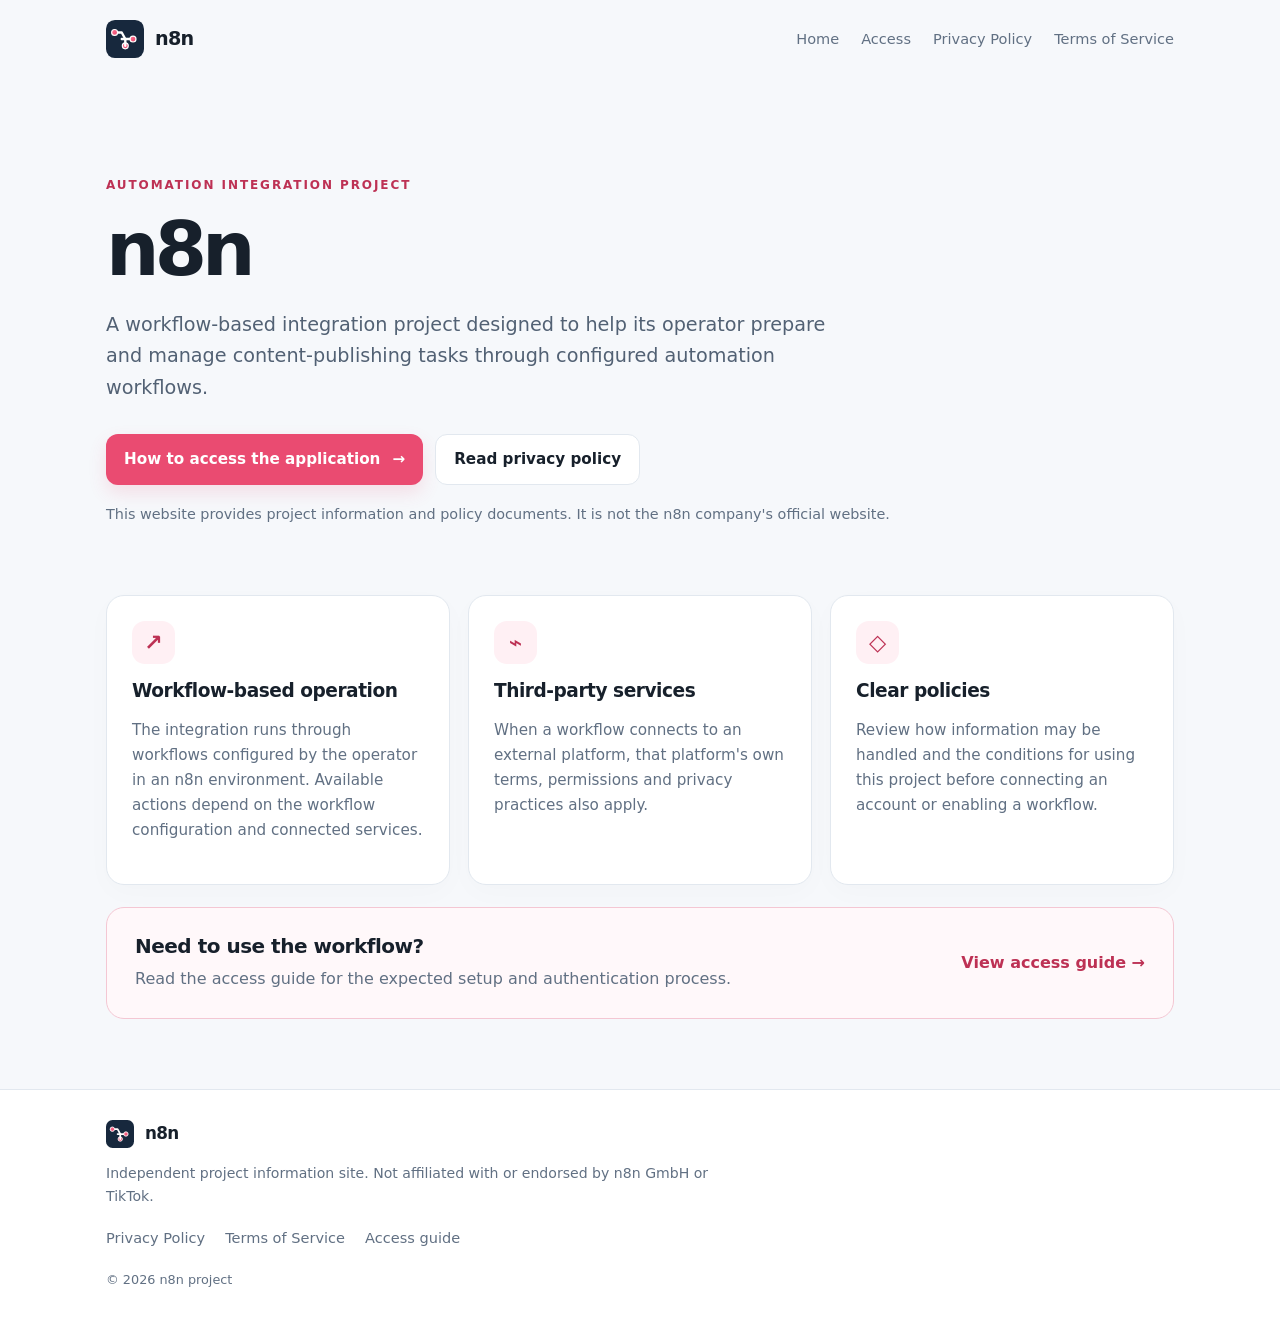
<file: index.html>
<!doctype html>
<html lang="en">
<head>
  <meta charset="utf-8"><meta name="viewport" content="width=device-width,initial-scale=1">
  <title>n8n</title><meta name="description" content="Information, access guidance, terms and privacy information for the n8n automation integration project.">
  <link rel="icon" type="image/svg+xml" href="assets/app-icon.svg"><link rel="stylesheet" href="assets/styles.css">
</head>
<body>
<header class="site-header"><a class="brand" href="./" aria-label="n8n home"><img src="assets/app-icon.svg" alt="n8n app icon"><span>n8n</span></a><nav><a href="./">Home</a><a href="access.html">Access</a><a href="privacy-policy.html">Privacy Policy</a><a href="terms-of-service.html">Terms of Service</a></nav></header>
<main>
<section class="hero"><div class="eyebrow">AUTOMATION INTEGRATION PROJECT</div><h1>n8n</h1><p class="lead">A workflow-based integration project designed to help its operator prepare and manage content-publishing tasks through configured automation workflows.</p><div class="actions"><a class="button primary" href="access.html">How to access the application <span aria-hidden="true">→</span></a><a class="button secondary" href="privacy-policy.html">Read privacy policy</a></div><p class="note">This website provides project information and policy documents. It is not the n8n company's official website.</p></section>
<section class="section-grid"><article class="panel"><div class="panel-icon">↗</div><h2>Workflow-based operation</h2><p>The integration runs through workflows configured by the operator in an n8n environment. Available actions depend on the workflow configuration and connected services.</p></article><article class="panel"><div class="panel-icon">⌁</div><h2>Third-party services</h2><p>When a workflow connects to an external platform, that platform's own terms, permissions and privacy practices also apply.</p></article><article class="panel"><div class="panel-icon">◇</div><h2>Clear policies</h2><p>Review how information may be handled and the conditions for using this project before connecting an account or enabling a workflow.</p></article></section>
<section class="callout"><div><h2>Need to use the workflow?</h2><p>Read the access guide for the expected setup and authentication process.</p></div><a class="text-link" href="access.html">View access guide →</a></section>
</main>
<footer><div class="footer-brand"><img src="assets/app-icon.svg" alt="n8n app icon"><strong>n8n</strong></div><p>Independent project information site. Not affiliated with or endorsed by n8n GmbH or TikTok.</p><div class="footer-links"><a href="privacy-policy.html">Privacy Policy</a><a href="terms-of-service.html">Terms of Service</a><a href="access.html">Access guide</a></div><small>© 2026 n8n project</small></footer>
</body></html>
</file>
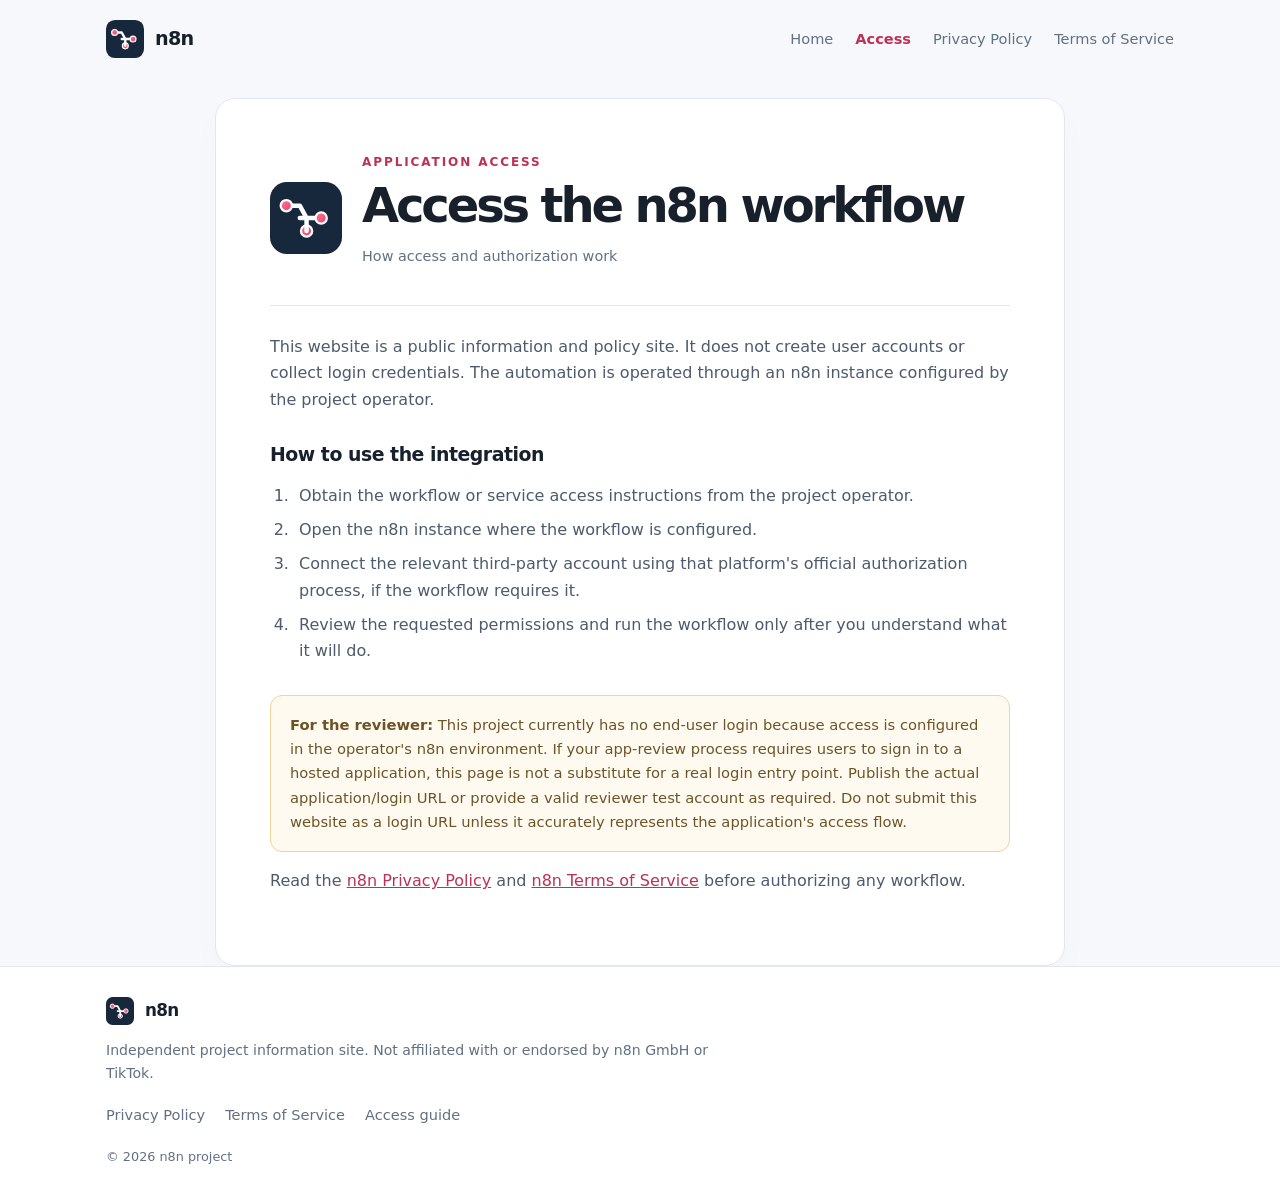
<file: access.html>
<!doctype html>
<html lang="en"><head><meta charset="utf-8"><meta name="viewport" content="width=device-width,initial-scale=1"><title>n8n</title><meta name="description" content="Access guide for the n8n project workflow."><link rel="icon" type="image/svg+xml" href="assets/app-icon.svg"><link rel="stylesheet" href="assets/styles.css"></head>
<body><header class="site-header"><a class="brand" href="./"><img src="assets/app-icon.svg" alt="n8n app icon"><span>n8n</span></a><nav><a href="./">Home</a><a href="access.html" aria-current="page">Access</a><a href="privacy-policy.html">Privacy Policy</a><a href="terms-of-service.html">Terms of Service</a></nav></header>
<main class="document"><div class="doc-heading"><img src="assets/app-icon.svg" alt="n8n app icon"><div><div class="eyebrow">APPLICATION ACCESS</div><h1>Access the n8n workflow</h1><p class="muted">How access and authorization work</p></div></div>
<p>This website is a public information and policy site. It does not create user accounts or collect login credentials. The automation is operated through an n8n instance configured by the project operator.</p>
<h2>How to use the integration</h2><ol><li>Obtain the workflow or service access instructions from the project operator.</li><li>Open the n8n instance where the workflow is configured.</li><li>Connect the relevant third-party account using that platform's official authorization process, if the workflow requires it.</li><li>Review the requested permissions and run the workflow only after you understand what it will do.</li></ol>
<div class="policy-warning"><strong>For the reviewer:</strong> This project currently has no end-user login because access is configured in the operator's n8n environment. If your app-review process requires users to sign in to a hosted application, this page is not a substitute for a real login entry point. Publish the actual application/login URL or provide a valid reviewer test account as required. Do not submit this website as a login URL unless it accurately represents the application's access flow.</div>
<p>Read the <a href="privacy-policy.html">n8n Privacy Policy</a> and <a href="terms-of-service.html">n8n Terms of Service</a> before authorizing any workflow.</p>
</main><footer><div class="footer-brand"><img src="assets/app-icon.svg" alt="n8n app icon"><strong>n8n</strong></div><p>Independent project information site. Not affiliated with or endorsed by n8n GmbH or TikTok.</p><div class="footer-links"><a href="privacy-policy.html">Privacy Policy</a><a href="terms-of-service.html">Terms of Service</a><a href="access.html">Access guide</a></div><small>© 2026 n8n project</small></footer></body></html>
</file>
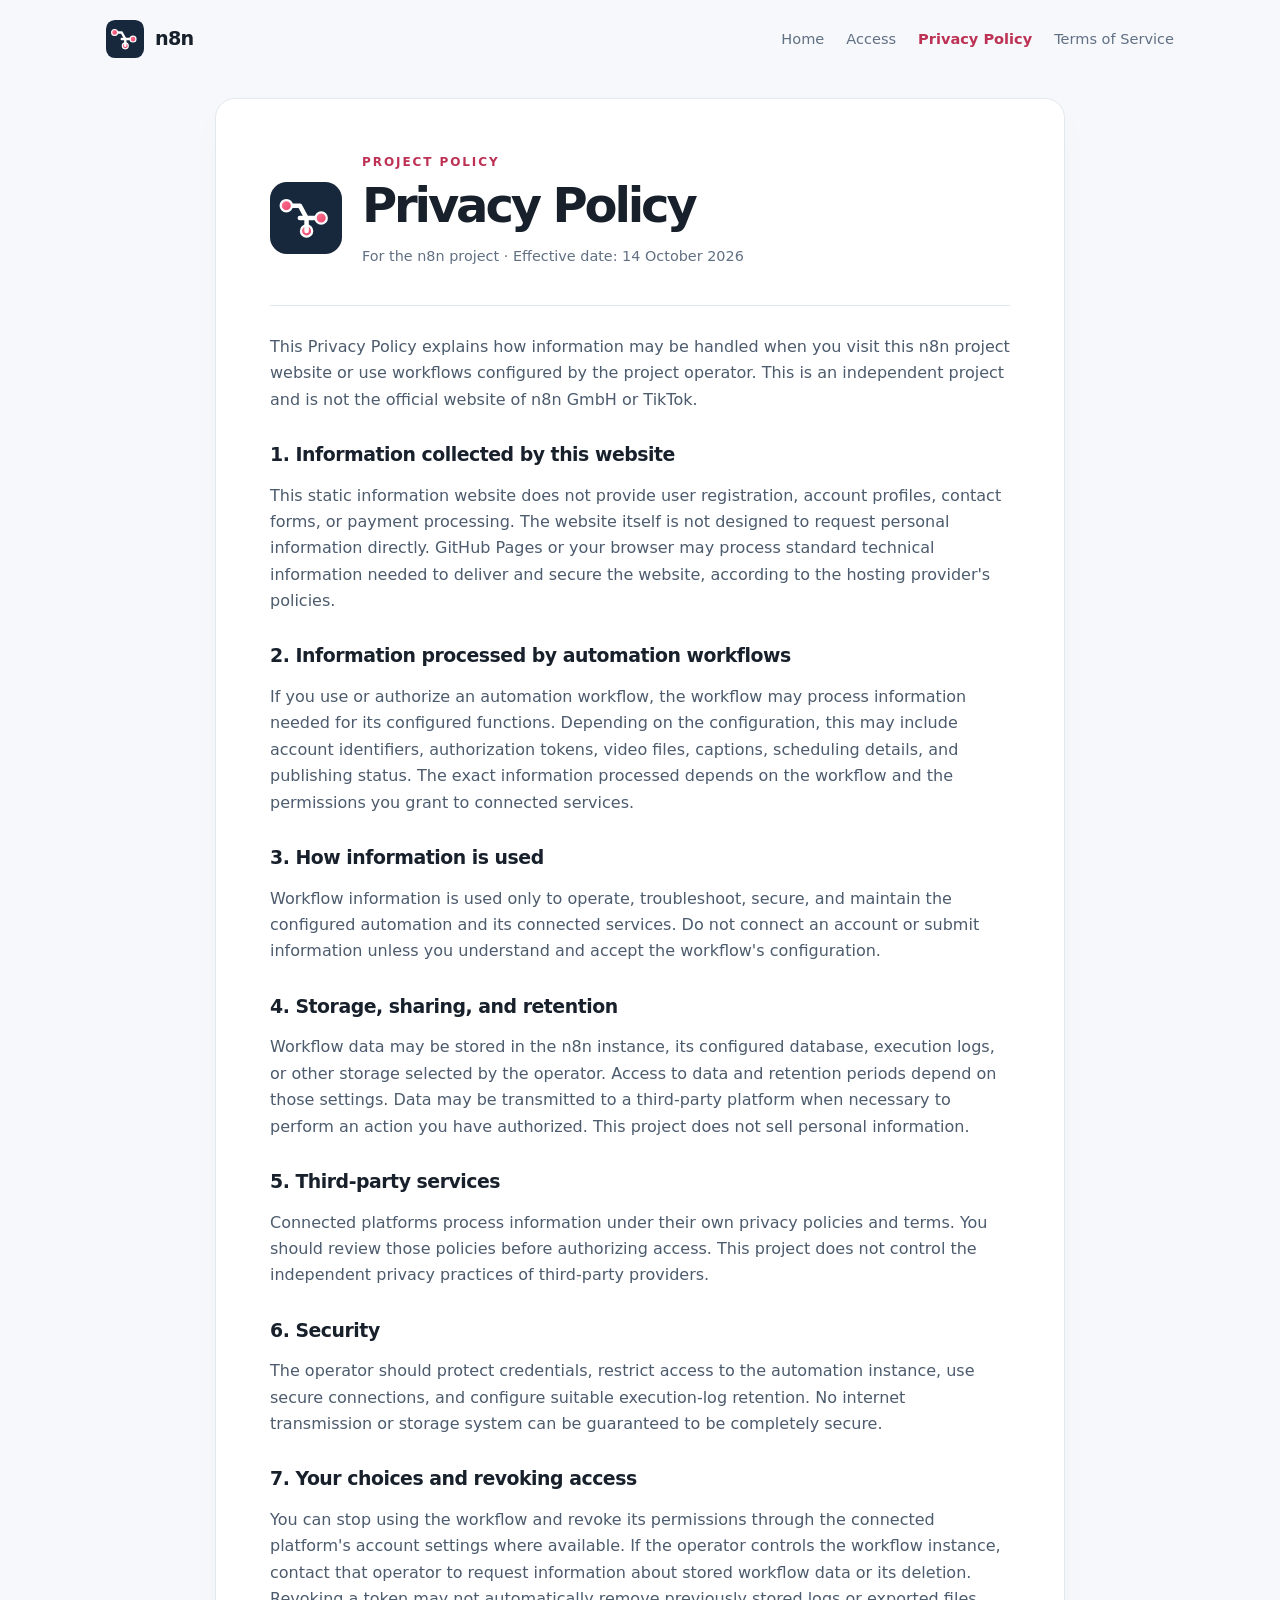
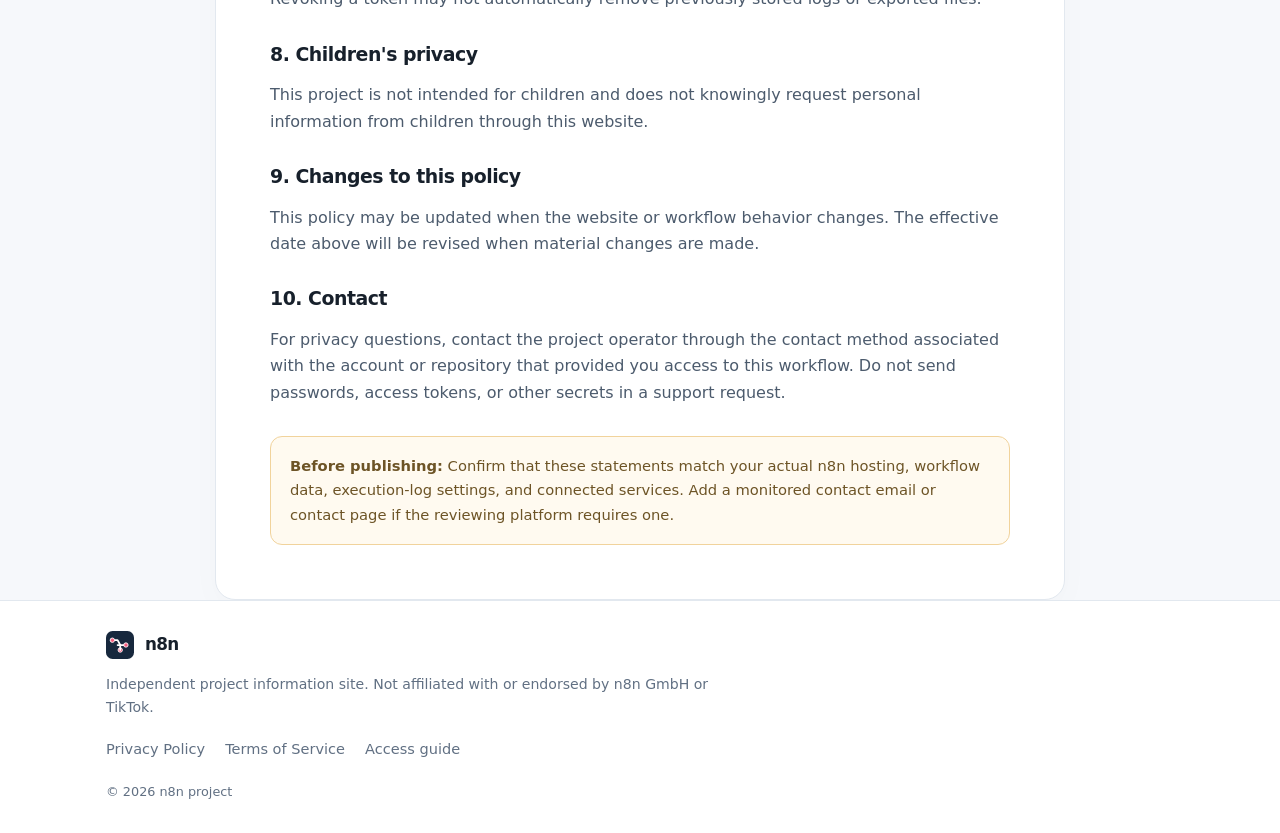
<file: privacy-policy.html>
<!doctype html>
<html lang="en">
<head><meta charset="utf-8"><meta name="viewport" content="width=device-width,initial-scale=1"><title>n8n</title><meta name="description" content="Privacy Policy for the n8n project."><link rel="icon" type="image/svg+xml" href="assets/app-icon.svg"><link rel="stylesheet" href="assets/styles.css"></head>
<body><header class="site-header"><a class="brand" href="./"><img src="assets/app-icon.svg" alt="n8n app icon"><span>n8n</span></a><nav><a href="./">Home</a><a href="access.html">Access</a><a href="privacy-policy.html" aria-current="page">Privacy Policy</a><a href="terms-of-service.html">Terms of Service</a></nav></header>
<main class="document"><div class="doc-heading"><img src="assets/app-icon.svg" alt="n8n app icon"><div><div class="eyebrow">PROJECT POLICY</div><h1>Privacy Policy</h1><p class="muted">For the n8n project · Effective date: 14 October 2026</p></div></div>
<p>This Privacy Policy explains how information may be handled when you visit this n8n project website or use workflows configured by the project operator. This is an independent project and is not the official website of n8n GmbH or TikTok.</p>
<h2>1. Information collected by this website</h2><p>This static information website does not provide user registration, account profiles, contact forms, or payment processing. The website itself is not designed to request personal information directly. GitHub Pages or your browser may process standard technical information needed to deliver and secure the website, according to the hosting provider's policies.</p>
<h2>2. Information processed by automation workflows</h2><p>If you use or authorize an automation workflow, the workflow may process information needed for its configured functions. Depending on the configuration, this may include account identifiers, authorization tokens, video files, captions, scheduling details, and publishing status. The exact information processed depends on the workflow and the permissions you grant to connected services.</p>
<h2>3. How information is used</h2><p>Workflow information is used only to operate, troubleshoot, secure, and maintain the configured automation and its connected services. Do not connect an account or submit information unless you understand and accept the workflow's configuration.</p>
<h2>4. Storage, sharing, and retention</h2><p>Workflow data may be stored in the n8n instance, its configured database, execution logs, or other storage selected by the operator. Access to data and retention periods depend on those settings. Data may be transmitted to a third-party platform when necessary to perform an action you have authorized. This project does not sell personal information.</p>
<h2>5. Third-party services</h2><p>Connected platforms process information under their own privacy policies and terms. You should review those policies before authorizing access. This project does not control the independent privacy practices of third-party providers.</p>
<h2>6. Security</h2><p>The operator should protect credentials, restrict access to the automation instance, use secure connections, and configure suitable execution-log retention. No internet transmission or storage system can be guaranteed to be completely secure.</p>
<h2>7. Your choices and revoking access</h2><p>You can stop using the workflow and revoke its permissions through the connected platform's account settings where available. If the operator controls the workflow instance, contact that operator to request information about stored workflow data or its deletion. Revoking a token may not automatically remove previously stored logs or exported files.</p>
<h2>8. Children's privacy</h2><p>This project is not intended for children and does not knowingly request personal information from children through this website.</p>
<h2>9. Changes to this policy</h2><p>This policy may be updated when the website or workflow behavior changes. The effective date above will be revised when material changes are made.</p>
<h2>10. Contact</h2><p>For privacy questions, contact the project operator through the contact method associated with the account or repository that provided you access to this workflow. Do not send passwords, access tokens, or other secrets in a support request.</p>
<div class="policy-warning"><strong>Before publishing:</strong> Confirm that these statements match your actual n8n hosting, workflow data, execution-log settings, and connected services. Add a monitored contact email or contact page if the reviewing platform requires one.</div>
</main><footer><div class="footer-brand"><img src="assets/app-icon.svg" alt="n8n app icon"><strong>n8n</strong></div><p>Independent project information site. Not affiliated with or endorsed by n8n GmbH or TikTok.</p><div class="footer-links"><a href="privacy-policy.html">Privacy Policy</a><a href="terms-of-service.html">Terms of Service</a><a href="access.html">Access guide</a></div><small>© 2026 n8n project</small></footer></body></html>
</file>
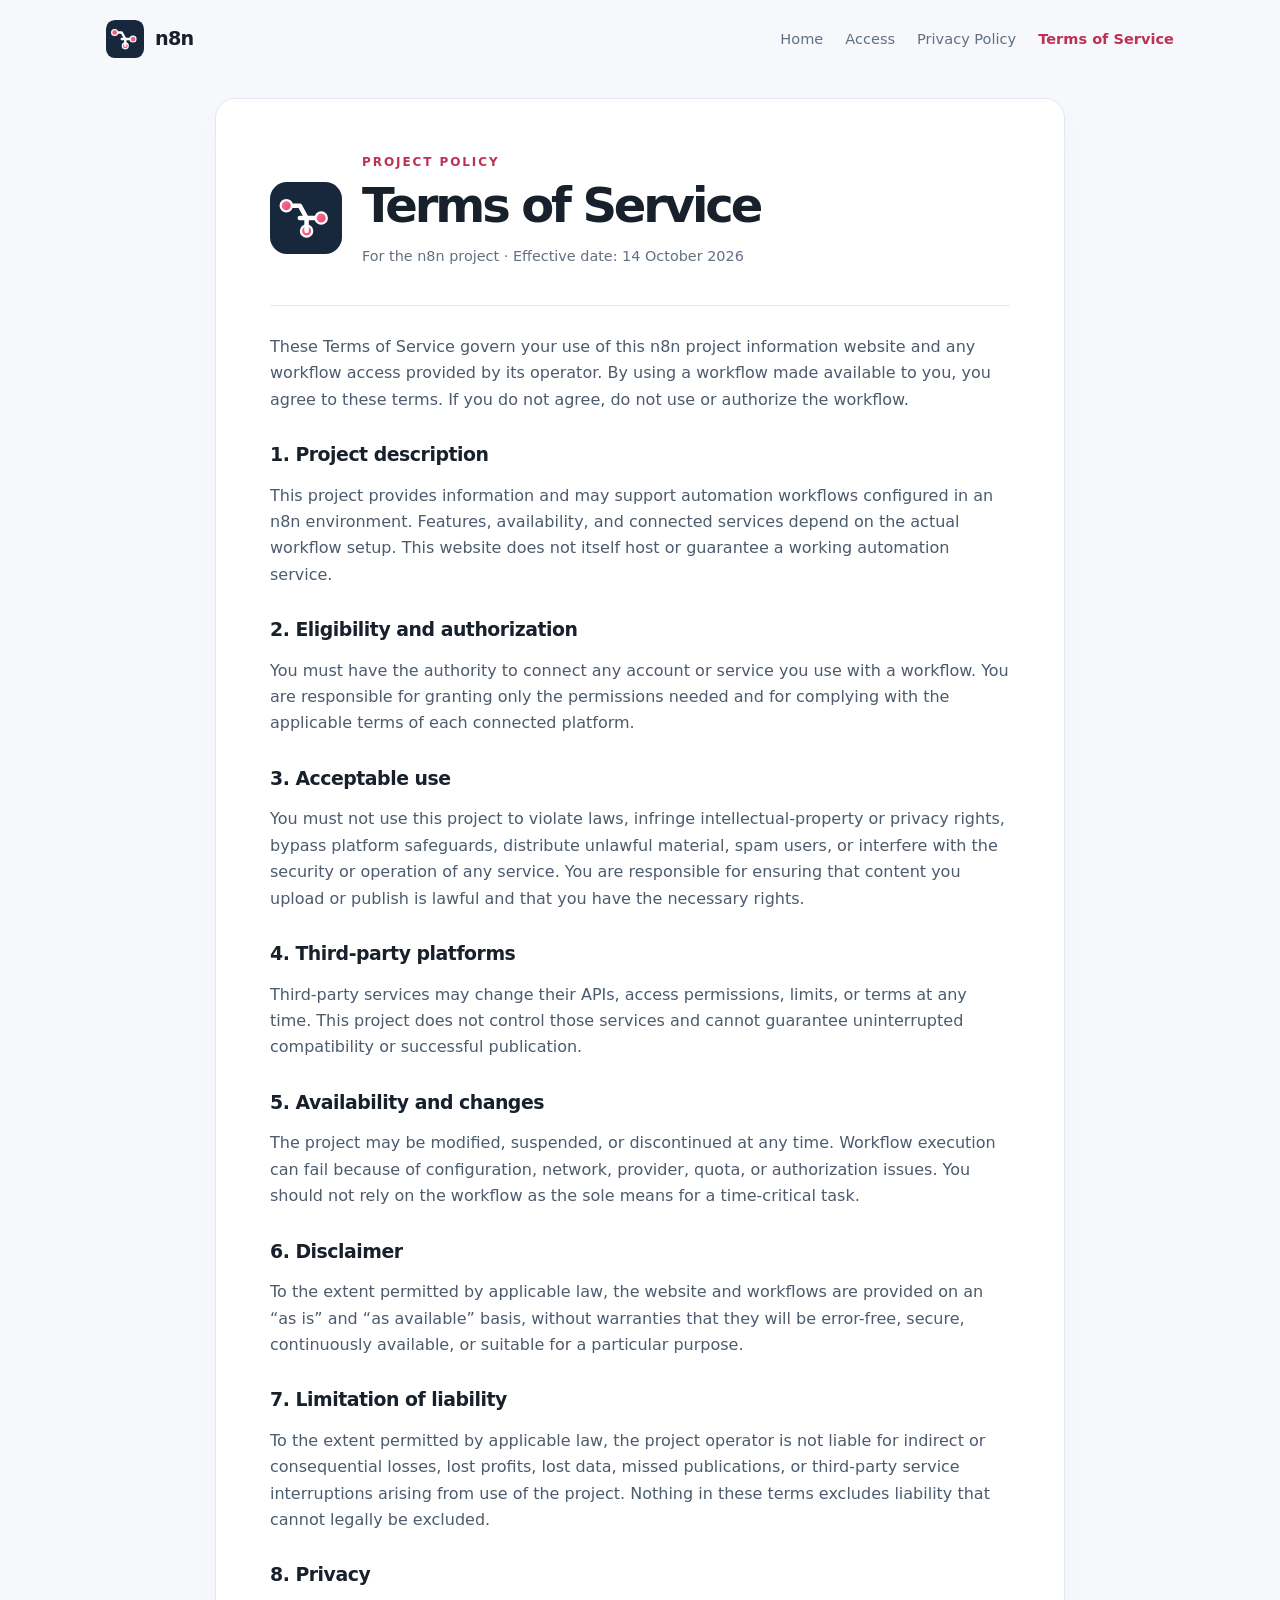
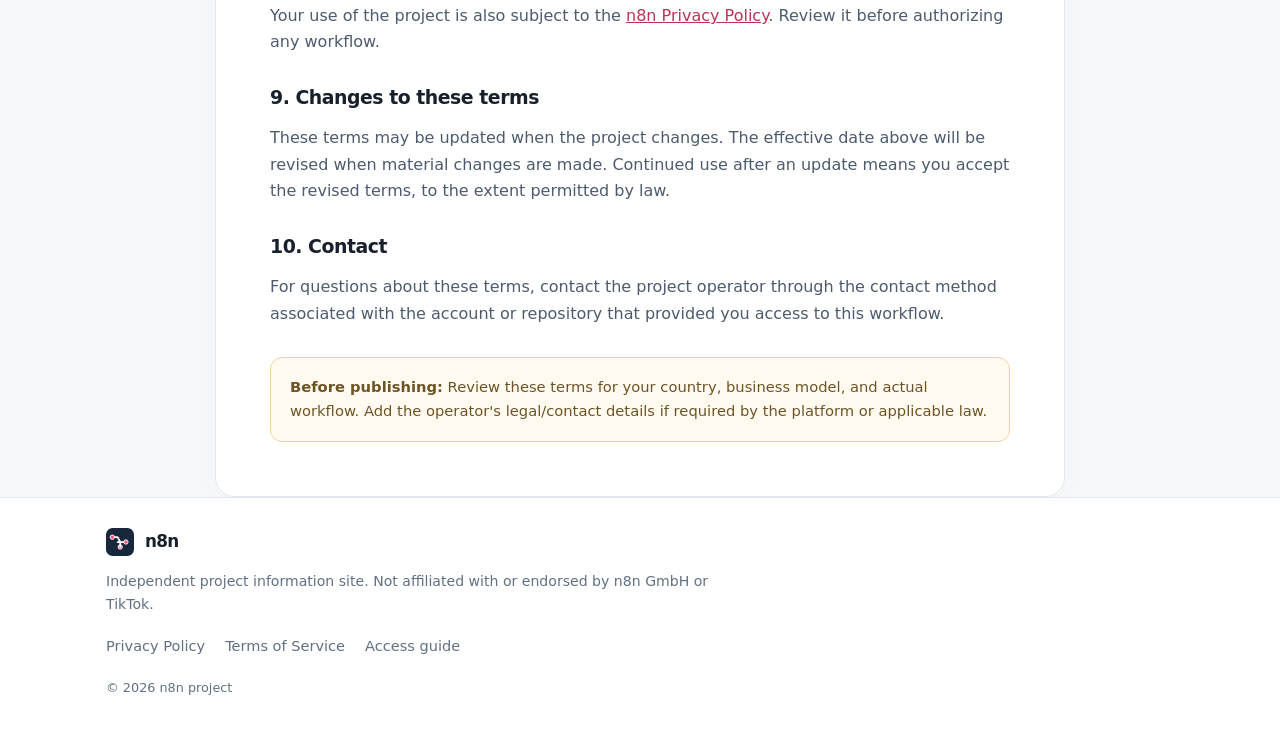
<file: terms-of-service.html>
<!doctype html>
<html lang="en">
<head><meta charset="utf-8"><meta name="viewport" content="width=device-width,initial-scale=1"><title>n8n</title><meta name="description" content="Terms of Service for the n8n project."><link rel="icon" type="image/svg+xml" href="assets/app-icon.svg"><link rel="stylesheet" href="assets/styles.css"></head>
<body><header class="site-header"><a class="brand" href="./"><img src="assets/app-icon.svg" alt="n8n app icon"><span>n8n</span></a><nav><a href="./">Home</a><a href="access.html">Access</a><a href="privacy-policy.html">Privacy Policy</a><a href="terms-of-service.html" aria-current="page">Terms of Service</a></nav></header>
<main class="document"><div class="doc-heading"><img src="assets/app-icon.svg" alt="n8n app icon"><div><div class="eyebrow">PROJECT POLICY</div><h1>Terms of Service</h1><p class="muted">For the n8n project · Effective date: 14 October 2026</p></div></div>
<p>These Terms of Service govern your use of this n8n project information website and any workflow access provided by its operator. By using a workflow made available to you, you agree to these terms. If you do not agree, do not use or authorize the workflow.</p>
<h2>1. Project description</h2><p>This project provides information and may support automation workflows configured in an n8n environment. Features, availability, and connected services depend on the actual workflow setup. This website does not itself host or guarantee a working automation service.</p>
<h2>2. Eligibility and authorization</h2><p>You must have the authority to connect any account or service you use with a workflow. You are responsible for granting only the permissions needed and for complying with the applicable terms of each connected platform.</p>
<h2>3. Acceptable use</h2><p>You must not use this project to violate laws, infringe intellectual-property or privacy rights, bypass platform safeguards, distribute unlawful material, spam users, or interfere with the security or operation of any service. You are responsible for ensuring that content you upload or publish is lawful and that you have the necessary rights.</p>
<h2>4. Third-party platforms</h2><p>Third-party services may change their APIs, access permissions, limits, or terms at any time. This project does not control those services and cannot guarantee uninterrupted compatibility or successful publication.</p>
<h2>5. Availability and changes</h2><p>The project may be modified, suspended, or discontinued at any time. Workflow execution can fail because of configuration, network, provider, quota, or authorization issues. You should not rely on the workflow as the sole means for a time-critical task.</p>
<h2>6. Disclaimer</h2><p>To the extent permitted by applicable law, the website and workflows are provided on an “as is” and “as available” basis, without warranties that they will be error-free, secure, continuously available, or suitable for a particular purpose.</p>
<h2>7. Limitation of liability</h2><p>To the extent permitted by applicable law, the project operator is not liable for indirect or consequential losses, lost profits, lost data, missed publications, or third-party service interruptions arising from use of the project. Nothing in these terms excludes liability that cannot legally be excluded.</p>
<h2>8. Privacy</h2><p>Your use of the project is also subject to the <a href="privacy-policy.html">n8n Privacy Policy</a>. Review it before authorizing any workflow.</p>
<h2>9. Changes to these terms</h2><p>These terms may be updated when the project changes. The effective date above will be revised when material changes are made. Continued use after an update means you accept the revised terms, to the extent permitted by law.</p>
<h2>10. Contact</h2><p>For questions about these terms, contact the project operator through the contact method associated with the account or repository that provided you access to this workflow.</p>
<div class="policy-warning"><strong>Before publishing:</strong> Review these terms for your country, business model, and actual workflow. Add the operator's legal/contact details if required by the platform or applicable law.</div>
</main><footer><div class="footer-brand"><img src="assets/app-icon.svg" alt="n8n app icon"><strong>n8n</strong></div><p>Independent project information site. Not affiliated with or endorsed by n8n GmbH or TikTok.</p><div class="footer-links"><a href="privacy-policy.html">Privacy Policy</a><a href="terms-of-service.html">Terms of Service</a><a href="access.html">Access guide</a></div><small>© 2026 n8n project</small></footer></body></html>
</file>
<file: assets/styles.css>
:root{color-scheme:light;--ink:#17202b;--muted:#617083;--line:#e2e8ef;--bg:#f6f8fb;--panel:#fff;--accent:#ea4b71;--accent-dark:#bd3154;--soft:#fff0f4;--navy:#18283d}*{box-sizing:border-box}html{scroll-behavior:smooth}body{margin:0;background:var(--bg);color:var(--ink);font-family:Inter,ui-sans-serif,system-ui,-apple-system,BlinkMacSystemFont,"Segoe UI",sans-serif;line-height:1.65}.site-header{max-width:1120px;margin:auto;padding:20px 26px;display:flex;align-items:center;justify-content:space-between;gap:24px}.brand,.footer-brand{display:flex;align-items:center;gap:11px;text-decoration:none;color:var(--ink);font-size:1.2rem;font-weight:800;letter-spacing:-.04em}.brand img{width:38px;height:38px}.site-header nav{display:flex;gap:22px;flex-wrap:wrap}.site-header nav a,.footer-links a{color:var(--muted);font-size:.91rem;text-decoration:none}.site-header nav a:hover,.footer-links a:hover{color:var(--accent-dark)}main{max-width:1120px;margin:0 auto;padding:28px 26px 70px}.hero{padding:70px 0 54px;max-width:820px}.eyebrow{font-size:.75rem;font-weight:800;letter-spacing:.16em;color:var(--accent-dark)}h1{font-size:clamp(2.5rem,7vw,4.7rem);line-height:1.05;letter-spacing:-.065em;margin:14px 0 20px}h2{letter-spacing:-.025em;line-height:1.25}.lead{font-size:1.2rem;max-width:720px;color:#526174}.actions{display:flex;gap:12px;flex-wrap:wrap;margin:30px 0 18px}.button{display:inline-flex;align-items:center;justify-content:center;gap:12px;padding:12px 18px;border-radius:12px;text-decoration:none;font-weight:750;font-size:.95rem}.primary{background:var(--accent);color:#fff;box-shadow:0 8px 18px #ea4b7125}.primary:hover{background:var(--accent-dark)}.secondary{border:1px solid var(--line);background:#fff;color:var(--ink)}.note,.muted{color:var(--muted);font-size:.9rem}.section-grid{display:grid;grid-template-columns:repeat(3,minmax(0,1fr));gap:18px}.panel{background:var(--panel);border:1px solid var(--line);border-radius:18px;padding:25px;box-shadow:0 8px 28px #1b2a3b05}.panel h2{font-size:1.16rem}.panel p{color:var(--muted);font-size:.95rem}.panel-icon{display:grid;place-items:center;width:43px;height:43px;border-radius:13px;background:var(--soft);color:var(--accent-dark);font-size:1.4rem;font-weight:800}.callout{display:flex;justify-content:space-between;align-items:center;gap:20px;margin-top:22px;padding:26px 28px;border:1px solid #f4c7d3;background:#fff8fa;border-radius:18px}.callout h2{margin:0 0 7px;font-size:1.25rem}.callout p{margin:0;color:var(--muted)}.text-link{white-space:nowrap;color:var(--accent-dark);font-weight:800;text-decoration:none}.document{max-width:850px;background:#fff;border:1px solid var(--line);border-radius:20px;padding:clamp(24px,5vw,54px);margin-top:20px;box-shadow:0 12px 36px #1b2a3b05}.doc-heading{display:flex;gap:20px;align-items:center;padding-bottom:22px;border-bottom:1px solid var(--line);margin-bottom:28px}.doc-heading img{width:72px;height:72px;flex:none}.doc-heading h1{font-size:clamp(2rem,5vw,3rem);margin:7px 0}.document>p,.document li{color:#4c5b6d}.document h2{font-size:1.18rem;margin:30px 0 8px}.document a{color:var(--accent-dark)}.document ol{padding-left:24px}.document li{padding-left:5px;margin:8px 0}.policy-warning{margin-top:30px;padding:17px 19px;border:1px solid #f1d39c;background:#fffaf0;border-radius:12px;color:#6d5426;font-size:.92rem}.site-header nav a[aria-current=page]{color:var(--accent-dark);font-weight:800}footer{border-top:1px solid var(--line);padding:30px max(26px,calc((100vw - 1068px)/2));background:#fff;color:var(--muted);font-size:.88rem}.footer-brand{font-size:1.05rem;color:var(--ink)}.footer-brand img{width:28px;height:28px}footer p{max-width:650px}.footer-links{display:flex;gap:20px;flex-wrap:wrap;margin:18px 0}footer small{font-size:.8rem}@media(max-width:760px){.site-header{align-items:flex-start;flex-direction:column}.site-header nav{gap:12px 18px}.hero{padding:42px 0}.section-grid{grid-template-columns:1fr}.callout{align-items:flex-start;flex-direction:column}.doc-heading{align-items:flex-start}.doc-heading img{width:54px;height:54px}}@media(prefers-reduced-motion:reduce){html{scroll-behavior:auto}}
</file>
